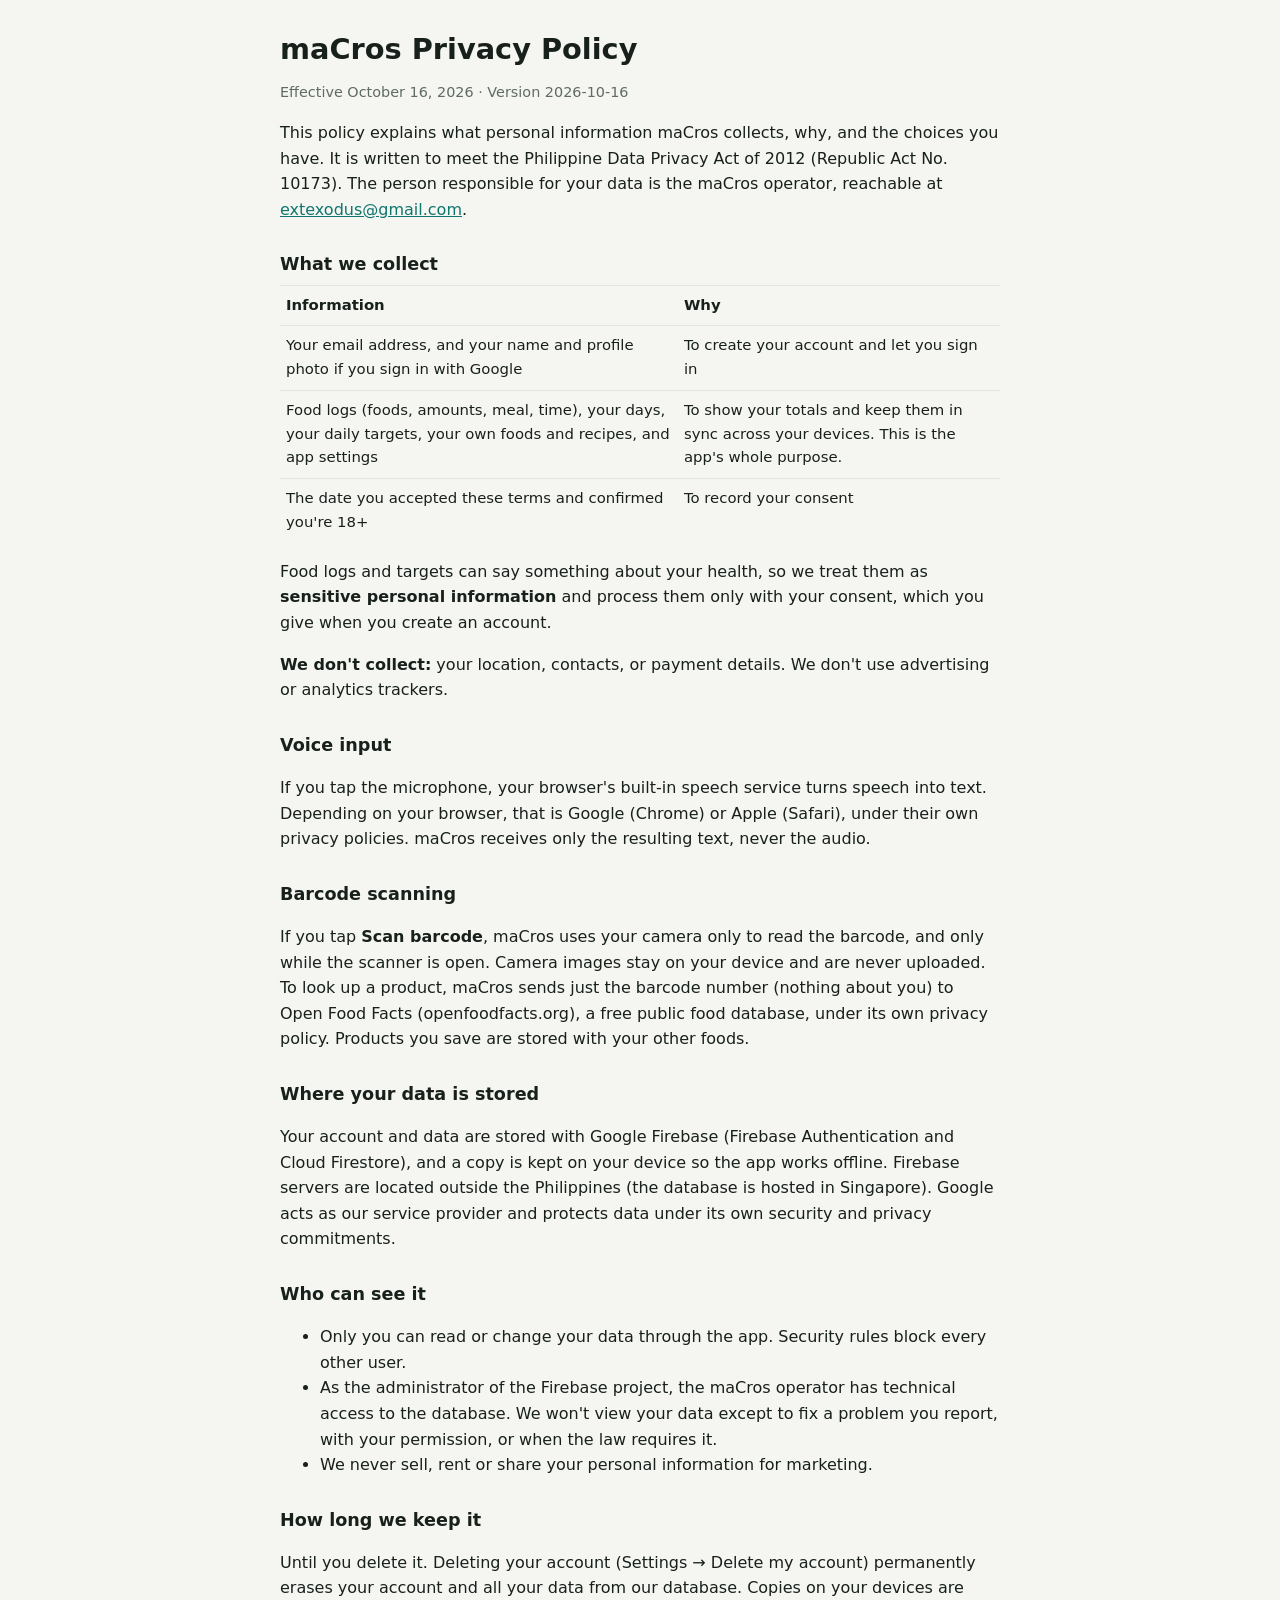
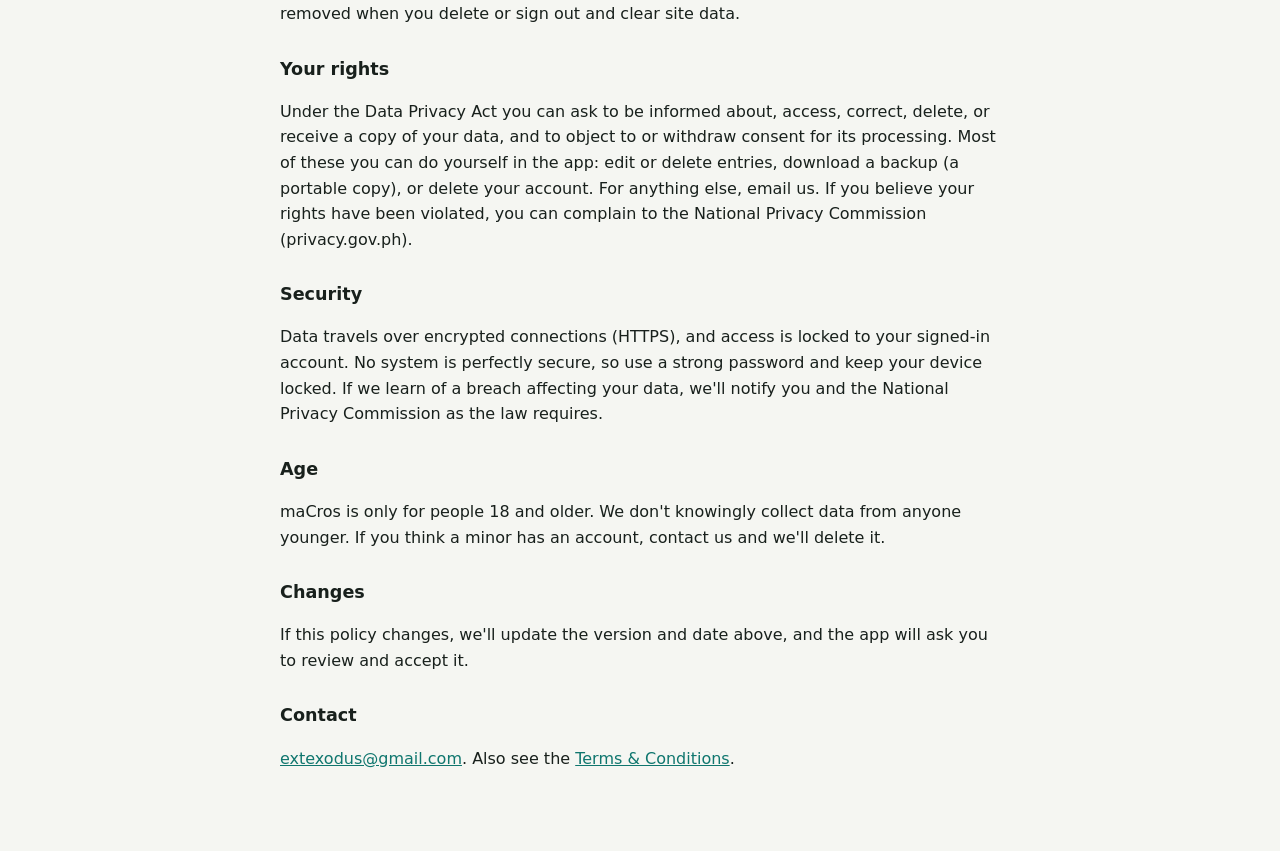
<file: privacy.html>
<!doctype html>
<html lang="en">
<head>
  <meta charset="utf-8">
  <meta name="viewport" content="width=device-width, initial-scale=1">
  <title>maCros Privacy</title>
  <link rel="icon" href="icon.svg" type="image/svg+xml">
  <style>
    :root { --bg: #F5F6F2; --surface: #fff; --text: #18201C; --muted: #5F6B64; --line: #E1E5DF; --accent: #0F766E; color-scheme: light; }
    @media (prefers-color-scheme: dark) { :root { --bg: #0E1211; --surface: #161C1A; --text: #ECF1EE; --muted: #9AA7A0; --line: #29312E; --accent: #2CC2AE; color-scheme: dark; } }
    body { margin: 0; background: var(--bg); color: var(--text); font: 16px/1.6 ui-rounded, system-ui, -apple-system, "Segoe UI", Roboto, sans-serif; }
    main { max-width: 720px; margin: 0 auto; padding: 32px 16px 64px; }
    h1 { font-size: 1.8rem; line-height: 1.2; margin: 0 0 4px; }
    h2 { font-size: 1.1rem; margin: 28px 0 6px; }
    .muted { color: var(--muted); font-size: .9rem; }
    a { color: var(--accent); }
    table { border-collapse: collapse; width: 100%; font-size: .93rem; }
    th, td { text-align: left; padding: 8px 6px; border-top: 1px solid var(--line); vertical-align: top; }
  </style>
</head>
<body>
<main>
  <h1>maCros Privacy Policy</h1>
  <p class="muted">Effective October 16, 2026 · Version 2026-10-16</p>

  <p>This policy explains what personal information maCros collects, why, and the choices you have. It is written to meet the Philippine Data Privacy Act of 2012 (Republic Act No. 10173). The person responsible for your data is the maCros operator, reachable at <a href="mailto:extexodus@gmail.com">extexodus@gmail.com</a>.</p>

  <h2>What we collect</h2>
  <table>
    <tr><th>Information</th><th>Why</th></tr>
    <tr><td>Your email address, and your name and profile photo if you sign in with Google</td><td>To create your account and let you sign in</td></tr>
    <tr><td>Food logs (foods, amounts, meal, time), your days, your daily targets, your own foods and recipes, and app settings</td><td>To show your totals and keep them in sync across your devices. This is the app's whole purpose.</td></tr>
    <tr><td>The date you accepted these terms and confirmed you're 18+</td><td>To record your consent</td></tr>
  </table>
  <p>Food logs and targets can say something about your health, so we treat them as <b>sensitive personal information</b> and process them only with your consent, which you give when you create an account.</p>
  <p><b>We don't collect:</b> your location, contacts, or payment details. We don't use advertising or analytics trackers.</p>

  <h2>Voice input</h2>
  <p>If you tap the microphone, your browser's built-in speech service turns speech into text. Depending on your browser, that is Google (Chrome) or Apple (Safari), under their own privacy policies. maCros receives only the resulting text, never the audio.</p>

  <h2>Barcode scanning</h2>
  <p>If you tap <b>Scan barcode</b>, maCros uses your camera only to read the barcode, and only while the scanner is open. Camera images stay on your device and are never uploaded. To look up a product, maCros sends just the barcode number (nothing about you) to Open Food Facts (openfoodfacts.org), a free public food database, under its own privacy policy. Products you save are stored with your other foods.</p>

  <h2>Where your data is stored</h2>
  <p>Your account and data are stored with Google Firebase (Firebase Authentication and Cloud Firestore), and a copy is kept on your device so the app works offline. Firebase servers are located outside the Philippines (the database is hosted in Singapore). Google acts as our service provider and protects data under its own security and privacy commitments.</p>

  <h2>Who can see it</h2>
  <ul>
    <li>Only you can read or change your data through the app. Security rules block every other user.</li>
    <li>As the administrator of the Firebase project, the maCros operator has technical access to the database. We won't view your data except to fix a problem you report, with your permission, or when the law requires it.</li>
    <li>We never sell, rent or share your personal information for marketing.</li>
  </ul>

  <h2>How long we keep it</h2>
  <p>Until you delete it. Deleting your account (Settings → Delete my account) permanently erases your account and all your data from our database. Copies on your devices are removed when you delete or sign out and clear site data.</p>

  <h2>Your rights</h2>
  <p>Under the Data Privacy Act you can ask to be informed about, access, correct, delete, or receive a copy of your data, and to object to or withdraw consent for its processing. Most of these you can do yourself in the app: edit or delete entries, download a backup (a portable copy), or delete your account. For anything else, email us. If you believe your rights have been violated, you can complain to the National Privacy Commission (privacy.gov.ph).</p>

  <h2>Security</h2>
  <p>Data travels over encrypted connections (HTTPS), and access is locked to your signed-in account. No system is perfectly secure, so use a strong password and keep your device locked. If we learn of a breach affecting your data, we'll notify you and the National Privacy Commission as the law requires.</p>

  <h2>Age</h2>
  <p>maCros is only for people 18 and older. We don't knowingly collect data from anyone younger. If you think a minor has an account, contact us and we'll delete it.</p>

  <h2>Changes</h2>
  <p>If this policy changes, we'll update the version and date above, and the app will ask you to review and accept it.</p>

  <h2>Contact</h2>
  <p><a href="mailto:extexodus@gmail.com">extexodus@gmail.com</a>. Also see the <a href="terms.html">Terms &amp; Conditions</a>.</p>
</main>
</body>
</html>
</file>
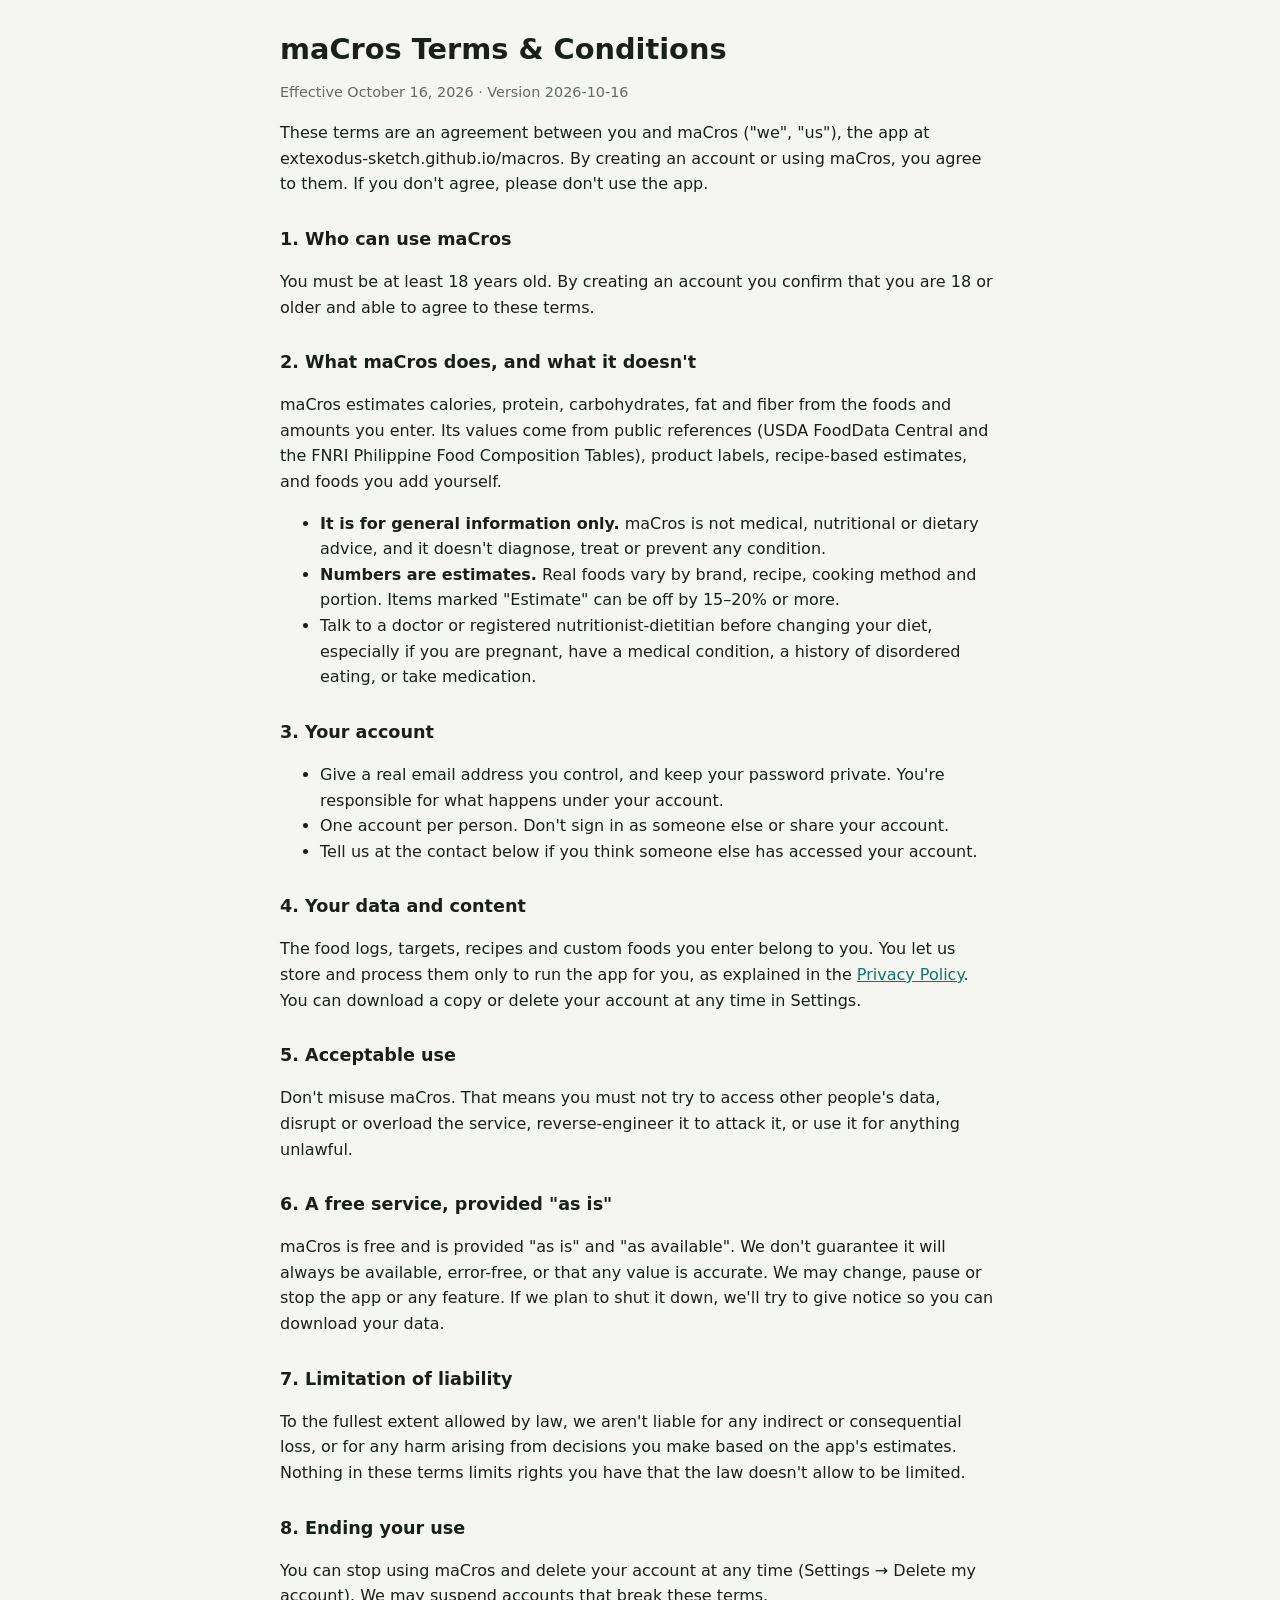
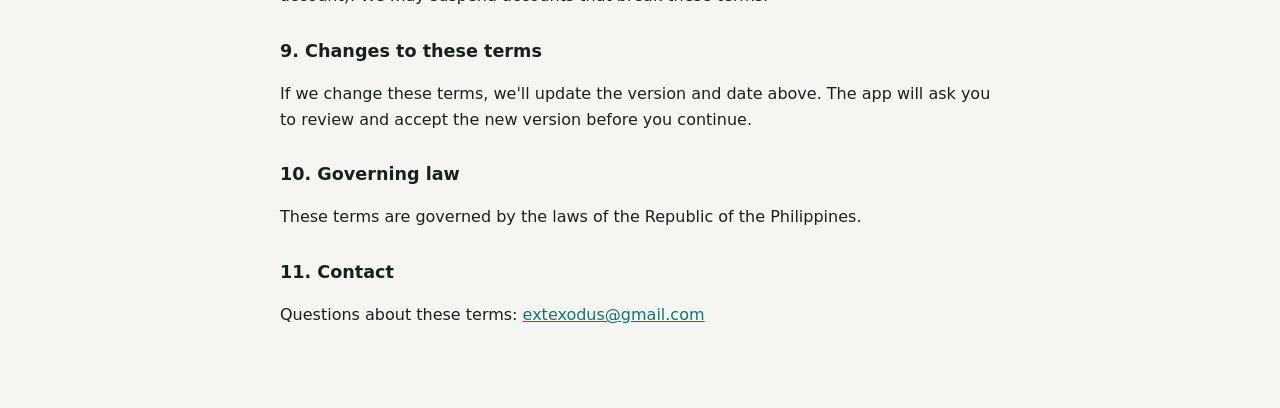
<file: terms.html>
<!doctype html>
<html lang="en">
<head>
  <meta charset="utf-8">
  <meta name="viewport" content="width=device-width, initial-scale=1">
  <title>maCros Terms</title>
  <link rel="icon" href="icon.svg" type="image/svg+xml">
  <style>
    :root { --bg: #F5F6F2; --surface: #fff; --text: #18201C; --muted: #5F6B64; --line: #E1E5DF; --accent: #0F766E; color-scheme: light; }
    @media (prefers-color-scheme: dark) { :root { --bg: #0E1211; --surface: #161C1A; --text: #ECF1EE; --muted: #9AA7A0; --line: #29312E; --accent: #2CC2AE; color-scheme: dark; } }
    body { margin: 0; background: var(--bg); color: var(--text); font: 16px/1.6 ui-rounded, system-ui, -apple-system, "Segoe UI", Roboto, sans-serif; }
    main { max-width: 720px; margin: 0 auto; padding: 32px 16px 64px; }
    h1 { font-size: 1.8rem; line-height: 1.2; margin: 0 0 4px; }
    h2 { font-size: 1.1rem; margin: 28px 0 6px; }
    p, li { color: var(--text); }
    .muted { color: var(--muted); font-size: .9rem; }
    a { color: var(--accent); }
  </style>
</head>
<body>
<main>
  <h1>maCros Terms &amp; Conditions</h1>
  <p class="muted">Effective October 16, 2026 · Version 2026-10-16</p>

  <p>These terms are an agreement between you and maCros ("we", "us"), the app at extexodus-sketch.github.io/macros. By creating an account or using maCros, you agree to them. If you don't agree, please don't use the app.</p>

  <h2>1. Who can use maCros</h2>
  <p>You must be at least 18 years old. By creating an account you confirm that you are 18 or older and able to agree to these terms.</p>

  <h2>2. What maCros does, and what it doesn't</h2>
  <p>maCros estimates calories, protein, carbohydrates, fat and fiber from the foods and amounts you enter. Its values come from public references (USDA FoodData Central and the FNRI Philippine Food Composition Tables), product labels, recipe-based estimates, and foods you add yourself.</p>
  <ul>
    <li><b>It is for general information only.</b> maCros is not medical, nutritional or dietary advice, and it doesn't diagnose, treat or prevent any condition.</li>
    <li><b>Numbers are estimates.</b> Real foods vary by brand, recipe, cooking method and portion. Items marked "Estimate" can be off by 15–20% or more.</li>
    <li>Talk to a doctor or registered nutritionist-dietitian before changing your diet, especially if you are pregnant, have a medical condition, a history of disordered eating, or take medication.</li>
  </ul>

  <h2>3. Your account</h2>
  <ul>
    <li>Give a real email address you control, and keep your password private. You're responsible for what happens under your account.</li>
    <li>One account per person. Don't sign in as someone else or share your account.</li>
    <li>Tell us at the contact below if you think someone else has accessed your account.</li>
  </ul>

  <h2>4. Your data and content</h2>
  <p>The food logs, targets, recipes and custom foods you enter belong to you. You let us store and process them only to run the app for you, as explained in the <a href="privacy.html">Privacy Policy</a>. You can download a copy or delete your account at any time in Settings.</p>

  <h2>5. Acceptable use</h2>
  <p>Don't misuse maCros. That means you must not try to access other people's data, disrupt or overload the service, reverse-engineer it to attack it, or use it for anything unlawful.</p>

  <h2>6. A free service, provided "as is"</h2>
  <p>maCros is free and is provided "as is" and "as available". We don't guarantee it will always be available, error-free, or that any value is accurate. We may change, pause or stop the app or any feature. If we plan to shut it down, we'll try to give notice so you can download your data.</p>

  <h2>7. Limitation of liability</h2>
  <p>To the fullest extent allowed by law, we aren't liable for any indirect or consequential loss, or for any harm arising from decisions you make based on the app's estimates. Nothing in these terms limits rights you have that the law doesn't allow to be limited.</p>

  <h2>8. Ending your use</h2>
  <p>You can stop using maCros and delete your account at any time (Settings → Delete my account). We may suspend accounts that break these terms.</p>

  <h2>9. Changes to these terms</h2>
  <p>If we change these terms, we'll update the version and date above. The app will ask you to review and accept the new version before you continue.</p>

  <h2>10. Governing law</h2>
  <p>These terms are governed by the laws of the Republic of the Philippines.</p>

  <h2>11. Contact</h2>
  <p>Questions about these terms: <a href="mailto:extexodus@gmail.com">extexodus@gmail.com</a></p>
</main>
</body>
</html>
</file>
